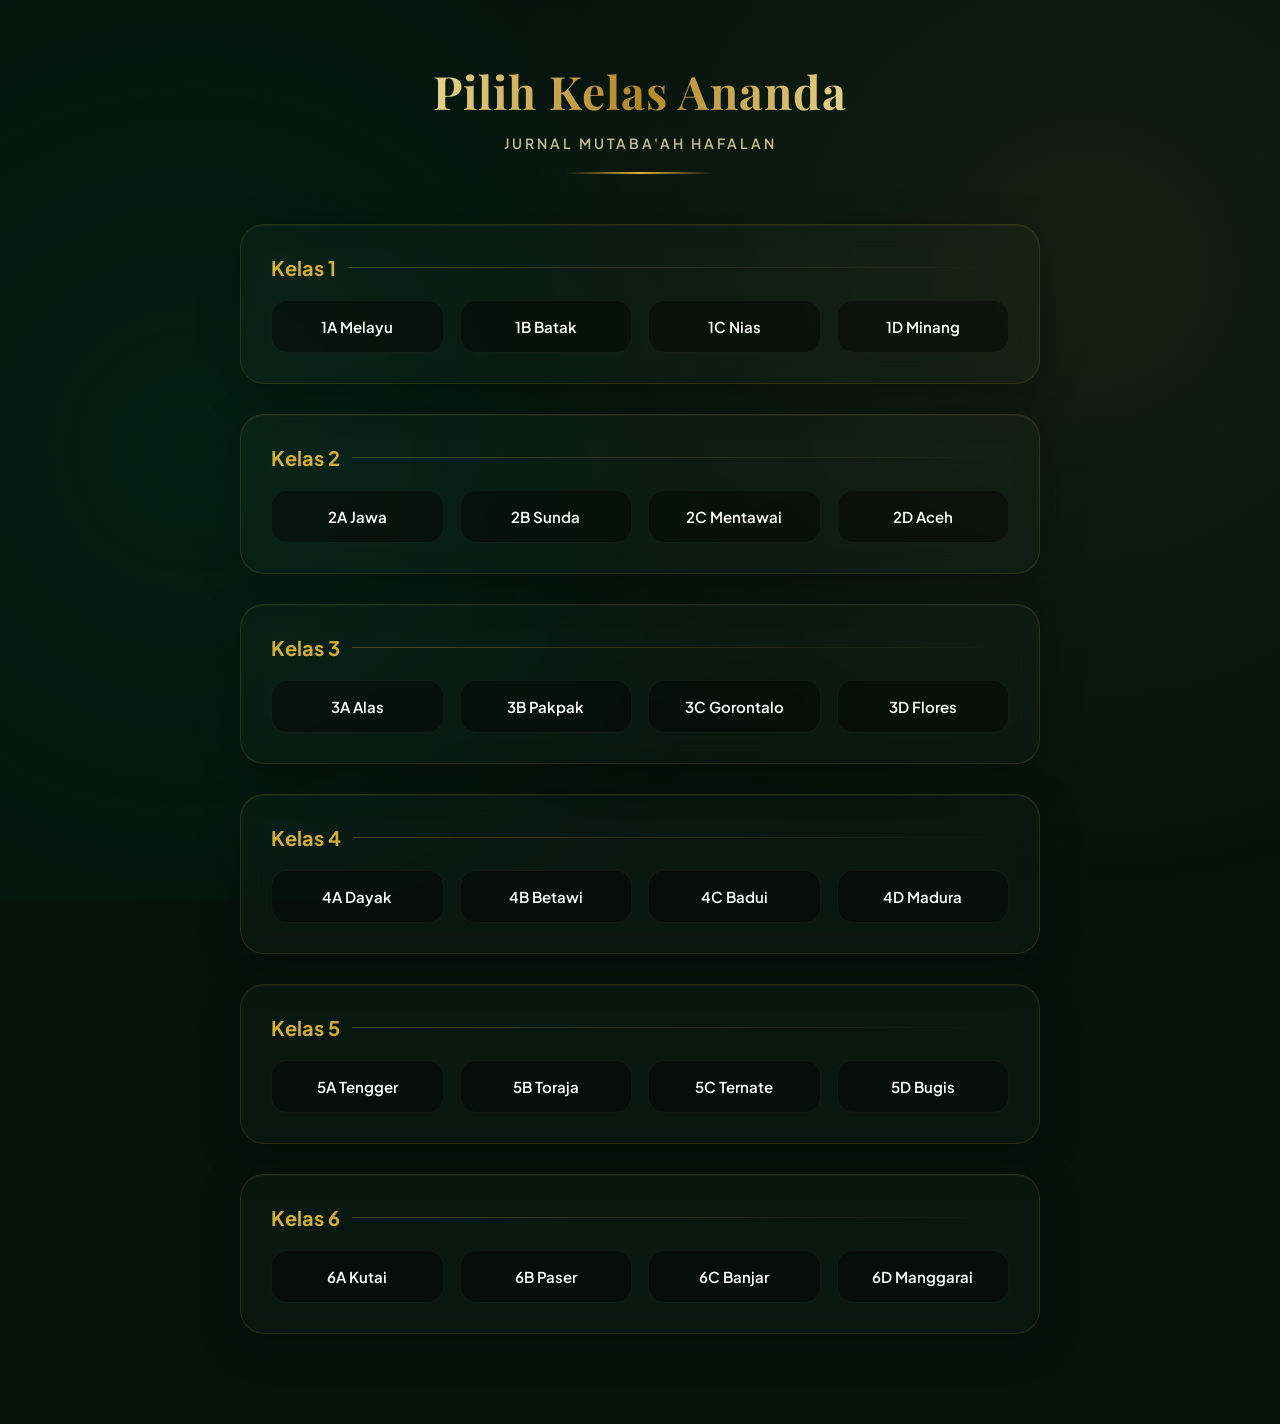
<file: index.html>
<!DOCTYPE html>
<html lang="id">
<head>
    <meta charset="UTF-8">
    <meta name="viewport" content="width=device-width, initial-scale=1.0, maximum-scale=1.0, user-scalable=no">
    <title>Portal Jurnal Mutaba'ah</title>
    
    <!-- Font Premium: Playfair Display (Judul) & Plus Jakarta Sans (Konten) -->
    <link rel="preconnect" href="https://fonts.googleapis.com">
    <link rel="preconnect" href="https://fonts.gstatic.com" crossorigin>
    <link href="https://fonts.googleapis.com/css2?family=Playfair+Display:ital,wght@0,600;0,700;1,600&family=Plus+Jakarta+Sans:wght@400;500;600;700&display=swap" rel="stylesheet">
    
    <style>
        :root {
            --gold-primary: #D4AF37;
            --gold-light: #F3E5AB;
            --gold-dark: #997A15;
            --bg-dark: #05130d;
            --glass-bg: rgba(255, 255, 255, 0.02);
            --glass-border: rgba(212, 175, 55, 0.15);
        }

        * { 
            box-sizing: border-box; 
            margin: 0; 
            padding: 0; 
            font-family: 'Plus Jakarta Sans', sans-serif; 
        }
        
        body { 
            background-color: var(--bg-dark); 
            color: white; 
            min-height: 100vh;
            position: relative;
            overflow-x: hidden;
            padding: 60px 20px;
        }

        /* Ambient Background Orbs */
        .ambient-bg {
            position: fixed;
            top: 0; left: 0; width: 100vw; height: 100vh;
            z-index: -1;
            overflow: hidden;
            background: radial-gradient(circle at 15% 50%, rgba(3, 54, 36, 0.4) 0%, transparent 50%),
                        radial-gradient(circle at 85% 30%, rgba(212, 175, 55, 0.08) 0%, transparent 50%);
        }

        .header-container {
            text-align: center;
            margin-bottom: 50px;
            animation: fadeInDown 1s ease-out;
        }

        h1 { 
            font-family: 'Playfair Display', serif; 
            font-size: clamp(32px, 5vw, 46px); 
            font-weight: 700;
            margin-bottom: 12px; 
            /* Premium Gold Gradient Text */
            background: linear-gradient(to right, #bf953f, #fcf6ba, #b38728, #fbf5b7, #aa771c);
            -webkit-background-clip: text;
            background-clip: text;
            color: transparent;
            letter-spacing: 1px;
        }

        p.subtitle { 
            color: var(--gold-light); 
            font-size: 14px; 
            font-weight: 600; 
            letter-spacing: 3px; 
            text-transform: uppercase; 
            opacity: 0.8;
        }

        /* Garis Ornamen Pemisah */
        .divider {
            width: 150px;
            height: 2px;
            background: linear-gradient(90deg, transparent, var(--gold-primary), transparent);
            margin: 20px auto 0;
        }

        .container { 
            max-width: 800px; 
            margin: 0 auto; 
        }

        /* Glassmorphism Cards */
        .grade-section { 
            background: var(--glass-bg); 
            border: 1px solid var(--glass-border); 
            border-radius: 24px; 
            padding: 30px; 
            margin-bottom: 30px; 
            backdrop-filter: blur(12px); 
            -webkit-backdrop-filter: blur(12px);
            box-shadow: 0 10px 40px rgba(0, 0, 0, 0.3), 
                        inset 0 1px 0 rgba(255, 255, 255, 0.05);
            /* Animasi akan diatur via JavaScript inline style */
            opacity: 0;
            transform: translateY(20px);
            animation: fadeInUp 0.8s forwards;
        }

        .grade-title { 
            color: var(--gold-primary); 
            font-size: 20px; 
            font-weight: 700; 
            margin-bottom: 20px; 
            display: flex;
            align-items: center;
            gap: 12px;
        }

        .grade-title::after {
            content: "";
            flex-grow: 1;
            height: 1px;
            background: linear-gradient(90deg, rgba(212, 175, 55, 0.3), transparent);
        }

        .grid { 
            display: grid; 
            grid-template-columns: repeat(auto-fit, minmax(140px, 1fr)); 
            gap: 16px; 
        }

        /* Premium Buttons */
        .btn-kelas { 
            background: rgba(0, 0, 0, 0.4); 
            border: 1px solid rgba(255, 255, 255, 0.05); 
            padding: 16px 12px; 
            border-radius: 16px; 
            color: #ffffff; 
            text-decoration: none; 
            font-size: 15px;
            font-weight: 600; 
            transition: all 0.4s cubic-bezier(0.4, 0, 0.2, 1);
            display: flex;
            align-items: center;
            justify-content: center;
            position: relative;
            overflow: hidden;
        }

        /* Hover Glow Effect */
        .btn-kelas::before {
            content: "";
            position: absolute;
            top: 0; left: -100%;
            width: 50%;
            height: 100%;
            background: linear-gradient(90deg, transparent, rgba(212, 175, 55, 0.2), transparent);
            transition: all 0.5s ease;
        }

        .btn-kelas:hover { 
            background: linear-gradient(135deg, var(--gold-primary), var(--gold-dark)); 
            color: #000; 
            transform: translateY(-4px); 
            box-shadow: 0 12px 20px rgba(212, 175, 55, 0.25),
                        0 0 15px rgba(212, 175, 55, 0.4); 
            border-color: var(--gold-light);
        }

        .btn-kelas:hover::before {
            left: 150%;
        }
        
        .btn-kelas:active { 
            transform: translateY(-1px); 
            box-shadow: 0 5px 10px rgba(212, 175, 55, 0.3);
        }

        /* Keyframes Animations */
        @keyframes fadeInUp {
            to {
                opacity: 1;
                transform: translateY(0);
            }
        }
        
        @keyframes fadeInDown {
            from {
                opacity: 0;
                transform: translateY(-20px);
            }
            to {
                opacity: 1;
                transform: translateY(0);
            }
        }
    </style>
</head>
<body>
    
    <!-- Latar belakang cahaya -->
    <div class="ambient-bg"></div>

    <div class="header-container">
        <h1>Pilih Kelas Ananda</h1>
        <p class="subtitle">Jurnal Mutaba'ah Hafalan</p>
        <div class="divider"></div>
    </div>
    
    <div class="container" id="kelasContainer">
        <!-- Tombol di-generate otomatis oleh JS -->
    </div>

    <script>
        // Kamus kelas
        const kamusKelas = {
            "1A": "1A Melayu", "1B": "1B Batak", "1C": "1C Nias", "1D": "1D Minang",
            "2A": "2A Jawa", "2B": "2B Sunda", "2C": "2C Mentawai", "2D": "2D Aceh",
            "3A": "3A Alas", "3B": "3B Pakpak", "3C": "3C Gorontalo", "3D": "3D Flores",
            "4A": "4A Dayak", "4B": "4B Betawi", "4C": "4C Badui", "4D": "4D Madura",
            "5A": "5A Tengger", "5B": "5B Toraja", "5C": "5C Ternate", "5D": "5D Bugis",
            "6A": "6A Kutai", "6B": "6B Paser", "6C": "6C Banjar", "6D": "6D Manggarai"
        };

        const container = document.getElementById('kelasContainer');
        const abjad = ['A', 'B', 'C', 'D'];
        
        let allHtml = '';

        for(let tingkat = 1; tingkat <= 6; tingkat++) {
            // Menambahkan delay animasi bertingkat (0.1s, 0.2s, dst) agar munculnya elegan
            let delayAnimasi = (tingkat * 0.1) + "s";
            
            let sectionHtml = `<div class="grade-section" style="animation-delay: ${delayAnimasi};">`;
            sectionHtml += `<div class="grade-title">Kelas ${tingkat}</div>`;
            sectionHtml += `<div class="grid">`;
            
            abjad.forEach(huruf => {
                let kode = tingkat + huruf;
                let namaLengkap = kamusKelas[kode];
                
                sectionHtml += `<a href="jurnal.html?kelas=${kode}" class="btn-kelas">${namaLengkap}</a>`;
            });
            
            sectionHtml += `</div></div>`;
            allHtml += sectionHtml;
        }

        // Render ke DOM satu kali saja (Lebih ringan & optimal)
        container.innerHTML = allHtml;
    </script>

</body>
</html>
</file>
